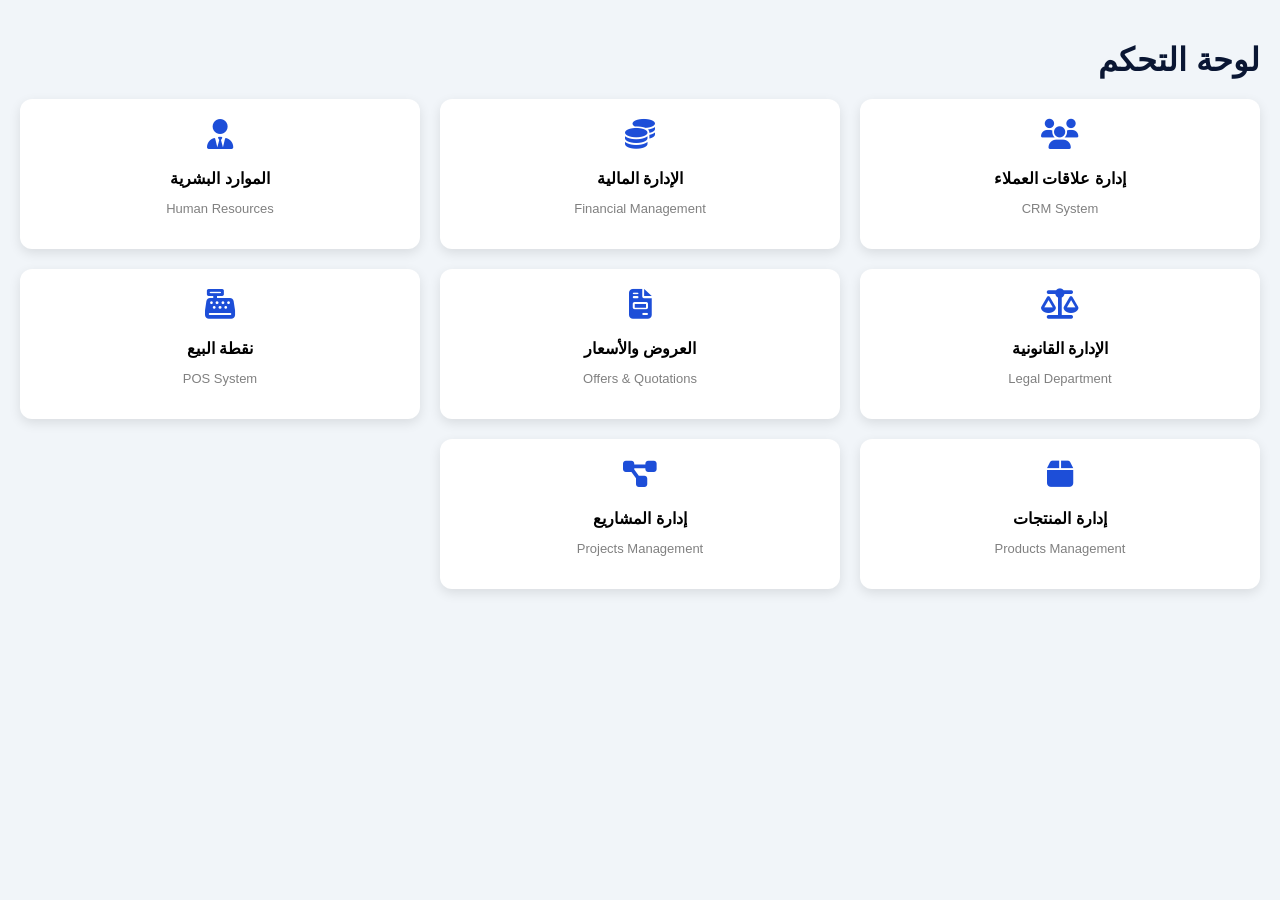
<file: home.html>
<!DOCTYPE html>
<html lang="ar" dir="rtl">
<head>
  <meta charset="UTF-8">
  <title>Dashboard</title>

  <link rel="stylesheet" href="https://cdnjs.cloudflare.com/ajax/libs/font-awesome/6.5.0/css/all.min.css">

  <style>
    body {
      margin: 0;
      font-family: Arial;
      background: #f1f5f9;
      padding: 20px;
    }

    h1 {
      margin-bottom: 20px;
      color: #0a1633;
    }

    .cards {
      display: grid;
      grid-template-columns: repeat(3, 1fr);
      gap: 20px;
    }

    .card {
      background: #fff;
      padding: 20px;
      border-radius: 12px;
      box-shadow: 0 4px 12px rgba(0,0,0,0.1);
      transition: 0.3s;
      text-align: center;
      cursor: pointer;
    }

    .card:hover {
      transform: translateY(-5px);
      background: #1d4ed8;
      color: #fff;
    }

    .card i {
      font-size: 30px;
      color: #1d4ed8;
      margin-bottom: 10px;
      transition: 0.3s;
    }

    .card:hover i {
      color: #fff;
    }

    .card h3 {
      margin: 10px 0;
      font-size: 16px;
    }

    .card p {
      font-size: 13px;
      color: gray;
    }

    .card:hover p {
      color: #e5e7eb;
    }
  </style>
</head>

<body>

  <h1>لوحة التحكم</h1>

  <div class="cards">

    <div class="card">
      <i class="fa fa-users"></i>
      <h3>إدارة علاقات العملاء</h3>
      <p>CRM System</p>
    </div>

    <div class="card">
      <i class="fa fa-coins"></i>
      <h3>الإدارة المالية</h3>
      <p>Financial Management</p>
    </div>

    <div class="card">
      <i class="fa fa-user-tie"></i>
      <h3>الموارد البشرية</h3>
      <p>Human Resources</p>
    </div>

    <div class="card">
      <i class="fa fa-scale-balanced"></i>
      <h3>الإدارة القانونية</h3>
      <p>Legal Department</p>
    </div>

    <div class="card">
      <i class="fa fa-file-invoice"></i>
      <h3>العروض والأسعار</h3>
      <p>Offers & Quotations</p>
    </div>

    <div class="card">
      <i class="fa fa-cash-register"></i>
      <h3>نقطة البيع</h3>
      <p>POS System</p>
    </div>

    <div class="card">
      <i class="fa fa-box"></i>
      <h3>إدارة المنتجات</h3>
      <p>Products Management</p>
    </div>

    <div class="card">
      <i class="fa fa-diagram-project"></i>
      <h3>إدارة المشاريع</h3>
      <p>Projects Management</p>
    </div>

  </div>

</body>
</html>
</file>
